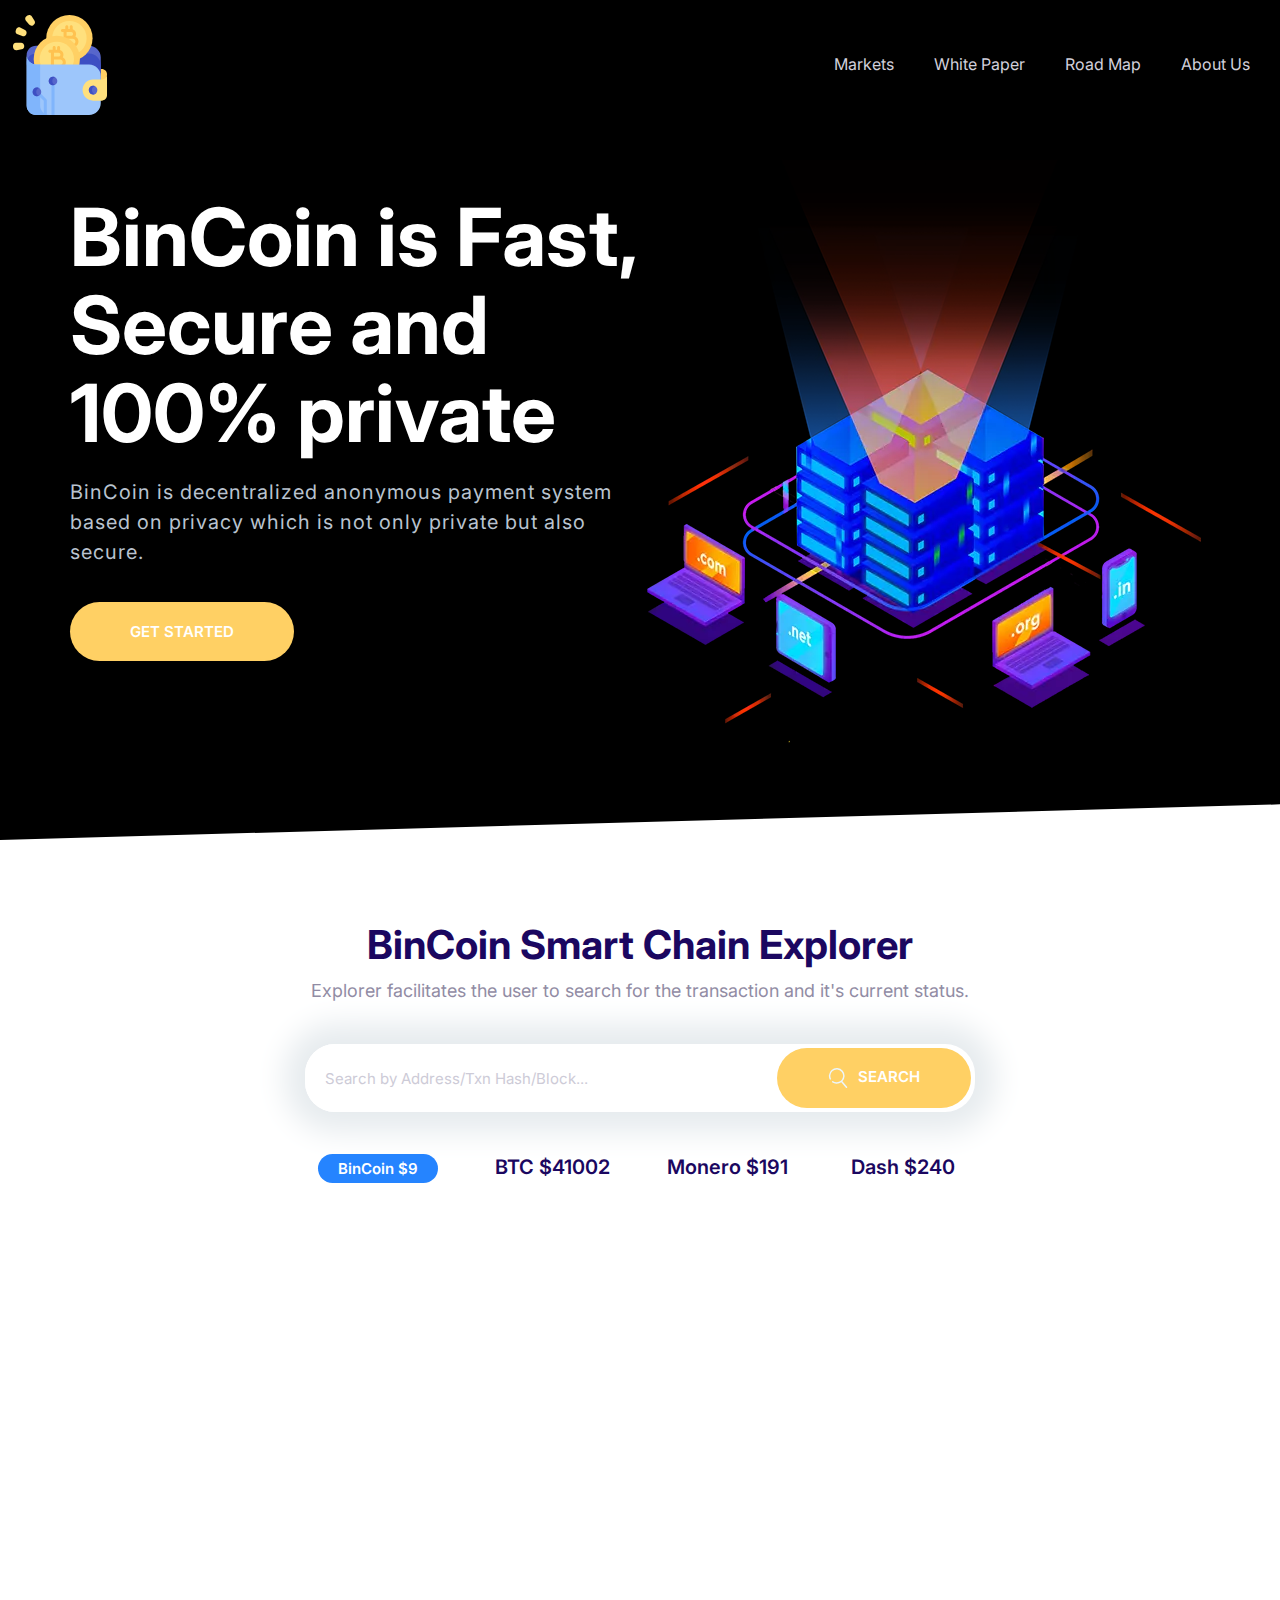
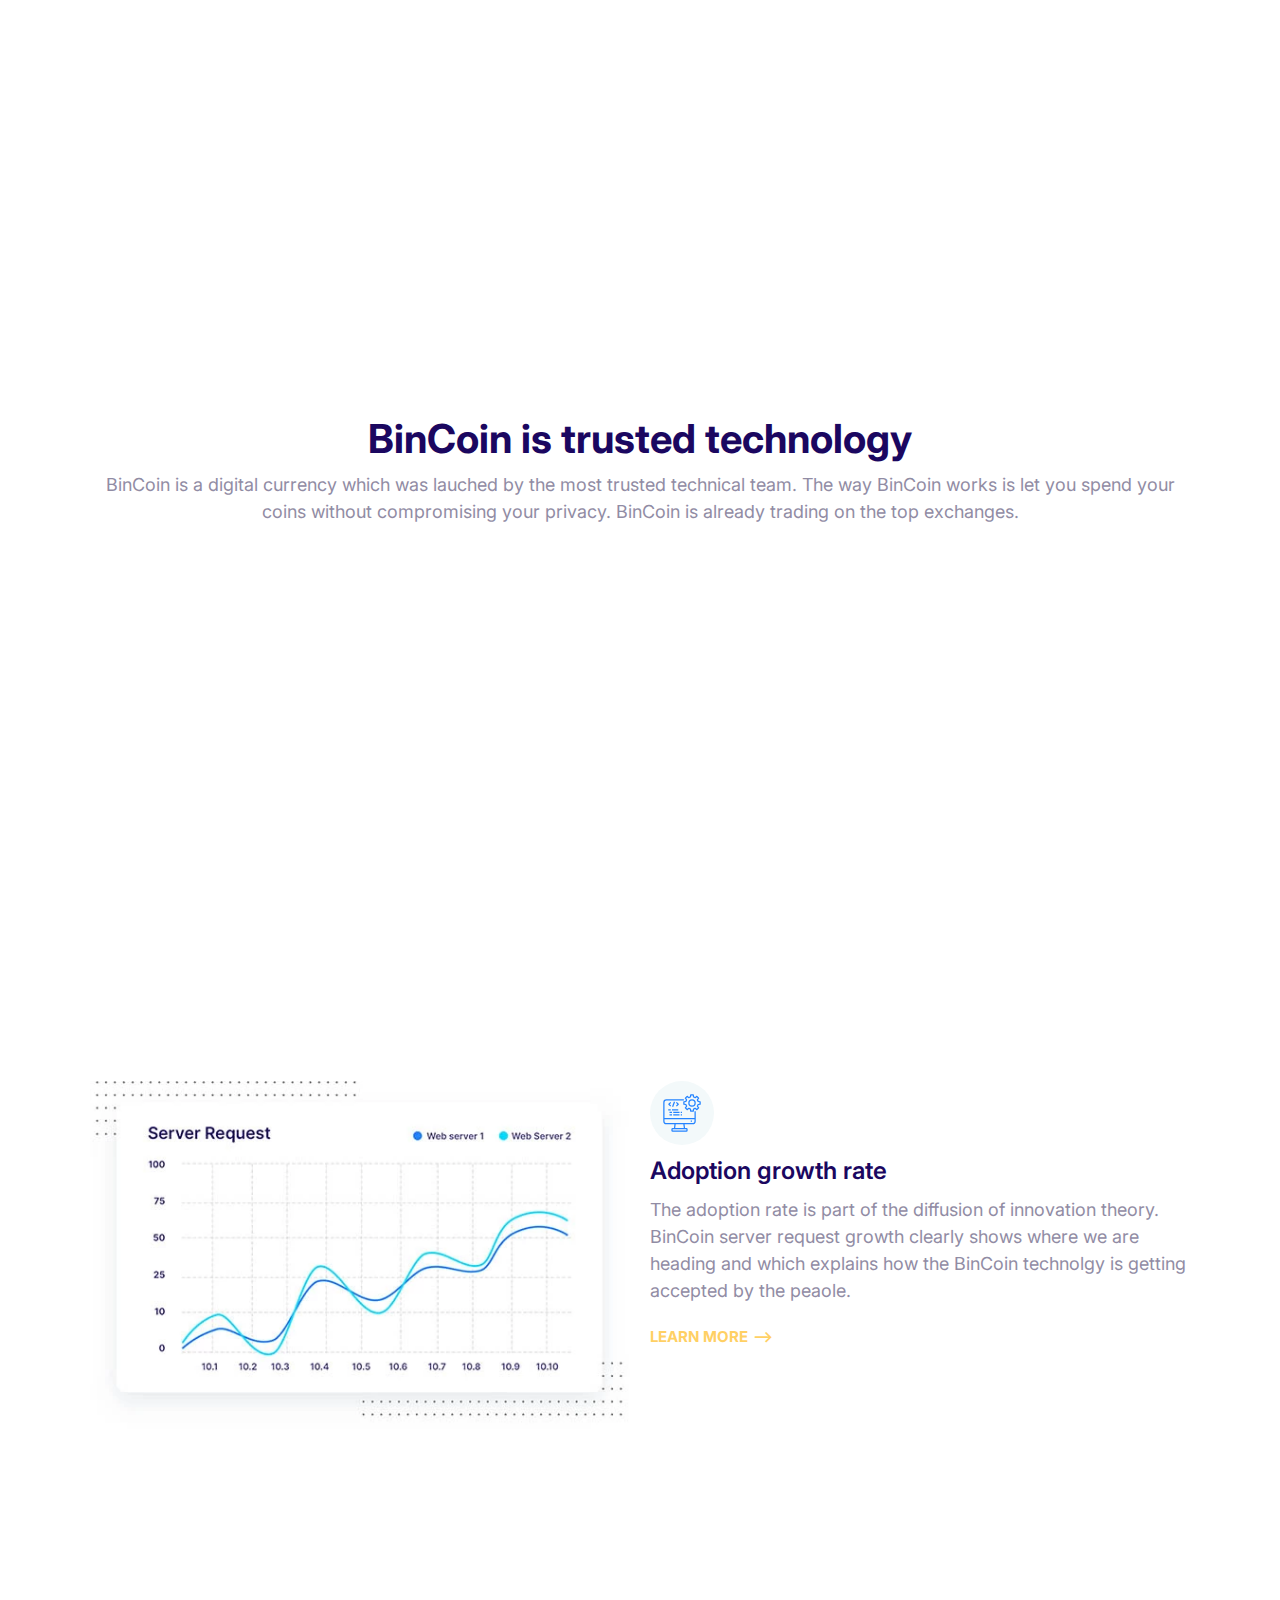
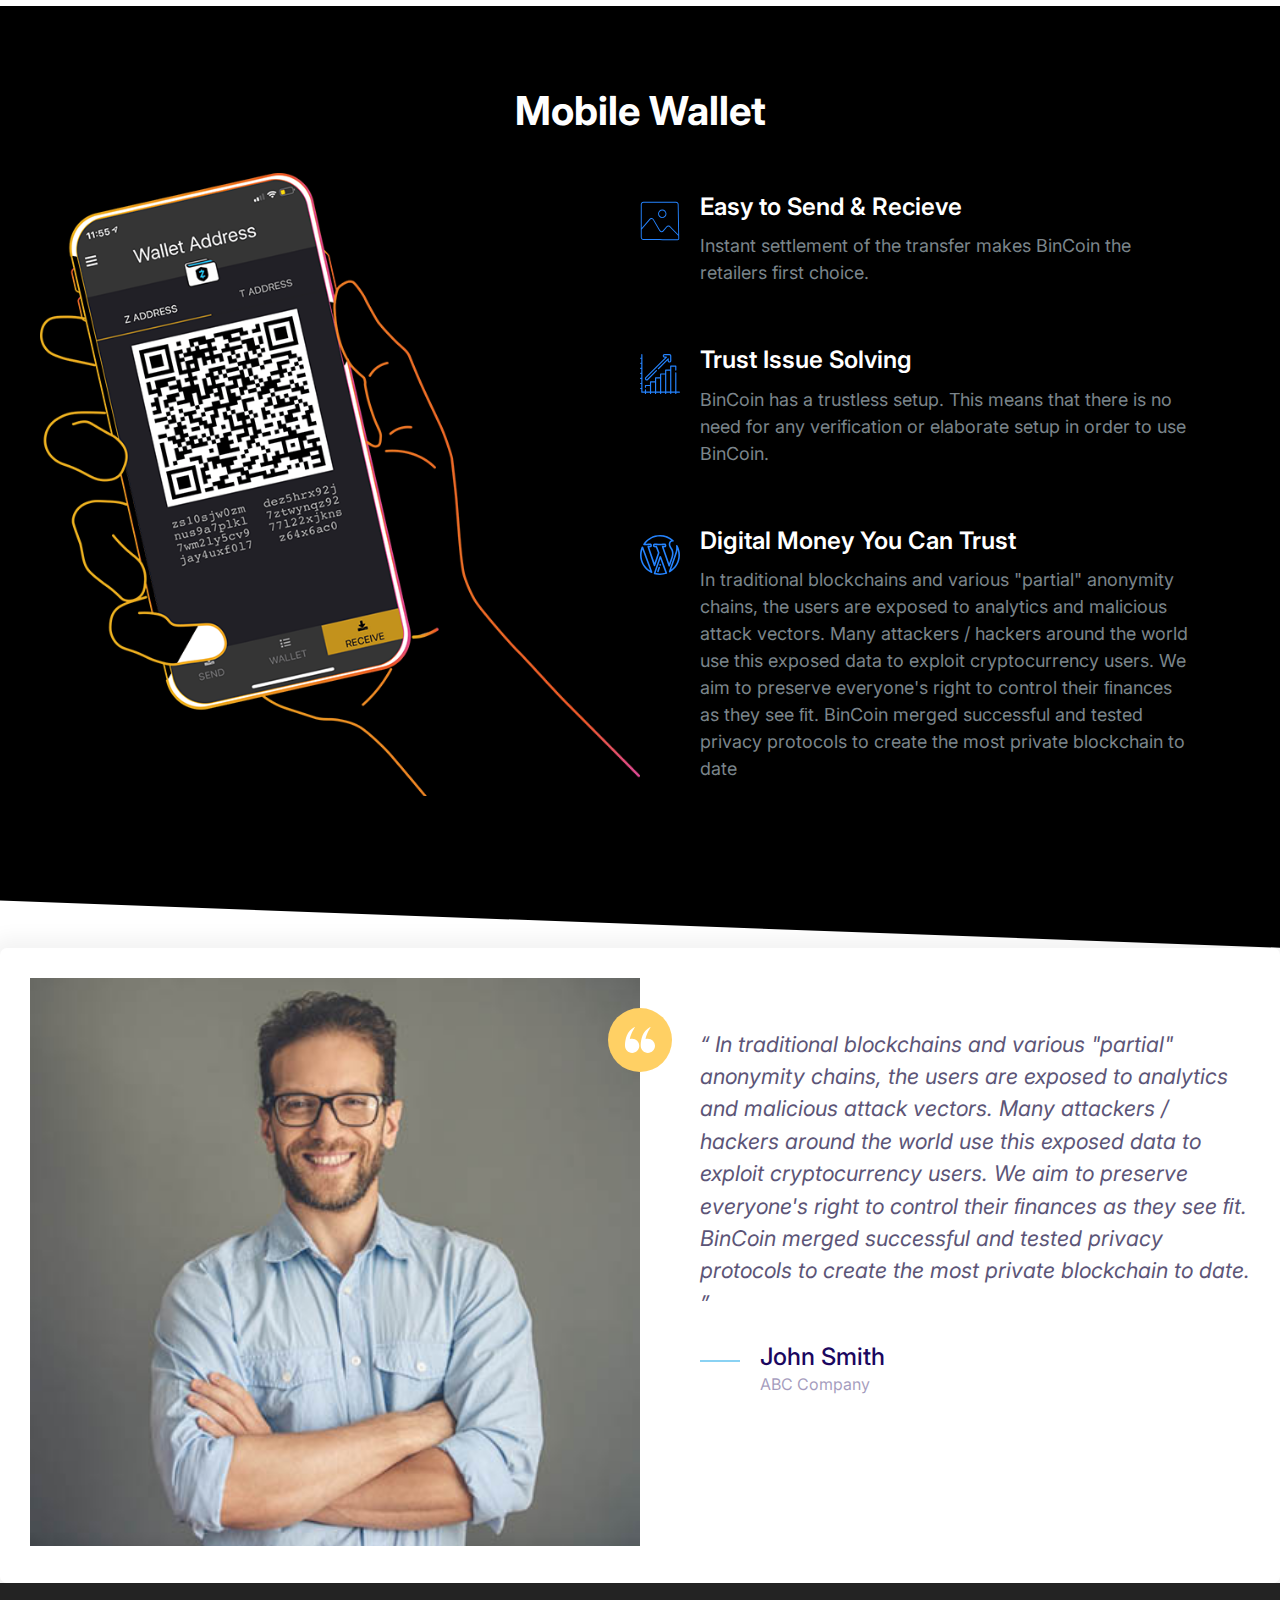
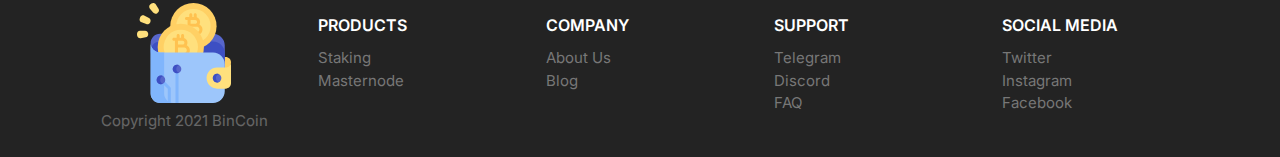
<file: index.html>
<!DOCTYPE html>
<html lang="en">
  <head>
    <meta charset="UTF-8" />
    <meta http-equiv="X-UA-Compatible" content="IE=edge" />
    <meta name="viewport" content="width=device-width, initial-scale=1.0" />
    <title>BinCoin</title>
    <link rel="preconnect" href="https://fonts.googleapis.com" />
    <link rel="preconnect" href="https://fonts.gstatic.com" crossorigin />
    <link
      href="https://fonts.googleapis.com/css2?family=Inter:wght@400;600;700&display=swap"
      rel="stylesheet"
    />
    <link rel="stylesheet" href="./css/normalize.css" />
    <link rel="stylesheet" href="./css/styles.css" />
    <link rel="stylesheet" href="https://unpkg.com/aos@next/dist/aos.css" />

  </head>
  <body>
    <header>
      <nav class="nav collapsible">
        <a class="nav__brand" href="/"><img src="images/logo.svg" alt="" /></a>
        <svg class="icon icon--white nav__toggler">
          <use xlink:href="images/sprite.svg#menu"></use>
        </svg>
        <ul class="list nav__list collapsible__content">
          <li class="nav__item"><a href="#">Markets</a></li>
          <li class="nav__item"><a href="#">White Paper</a></li>
          <li class="nav__item"><a href="#">Road Map</a></li>
          <li class="nav__item"><a href="#">About Us</a></li>
        </ul>
      </nav>
    </header>
    <section class="block block--dark block--skewed-left hero">
      <div class="container grid grid--1x2">
        <header class="block__header hero__content">
          <h1 class="block__heading">
            BinCoin is Fast, Secure and 100% private
          </h1>
          <p class="hero__tagline">
            BinCoin is decentralized anonymous payment system based on privacy
            which is not only private but also secure.
          </p>
          <a href="" class="btn btn--accent btn--stretched">Get Started</a>
        </header>
        <picture>
          <source
            type="image/webp"
            srcset="images/banner.webp 1x, images/banner@2x.webp 2x"
          />
          <source
            type="image/png"
            srcset="images/banner.png 1x, images/banner@2x.png 2x"
          />
          <img class="hero__image" src="images/banner.png" alt="" />
        </picture>
      </div>
    </section>
    <section class="block container block-domain">
      <header class="block__header">
        <h2>BinCoin Smart Chain Explorer</h2>
        <p>
          Explorer facilitates the user to search for the transaction and it's current status.
        </p>
      </header>
      <div class="input-group">
        <input
          type="text"
          class="input"
          placeholder="Search by Address/Txn Hash/Block..."
        />
        <button class="btn btn--accent">
          <svg class="icon icon--white">
            <use xlink:href="images/sprite.svg#search"></use></svg
          >Search
        </button>
      </div>
      <ul class="list block-domain__prices">
        <li><span class="badge badge--secondary">BinCoin $9</span></li>
        <li>BTC $41002</li>
        <li>Monero $191</li>
        <li>Dash $240</li
      </ul>
    </section>
    <section data-aos="fade-up" class="block container block-plans">
      <div class="grid grid--1x3">
        <div class="plan">
          <div class="card card--secondary">
            <header class="card__header">
              <h3 class="plan__name">Price</h3>
              <span class="plan__price">$1</span>
              <span class="plan__billing-cycle">/coin</span>
              <span class="badge badge--secondary badge--small">10% OFF</span>
              <span class="plan__description">Offer valid on Dex panCakeSwap</span>
            </header>
            <div class="card__body">
              <ul class="list list--tick">
                <li class="list__item">Connect with metaMask</li>
                <li class="list__item">Instant Transaction</li>
                <li class="list__item">minmum buy $10</li>
                <li class="list__item">Welcome to the BinCoin</li>
              </ul>
              <button class="btn btn--outline btn--block">Buy Now</button>
            </div>
          </div>
        </div>
        <div class="plan plan--popular">
          <div class="card card--primary">
            <header class="card__header">
              <h3 class="plan__name">Price</h3>
              <span class="plan__price">$0.80</span>
              <span class="plan__billing-cycle">/coin</span>
              <span class="badge badge--primary badge--small">20% OFF</span>
              <span class="plan__description">Only valid for Existing Binance Customer</span>
            </header>
            <div class="card__body">
              <ul class="list list--tick">
                <li class="list__item">Binance</li>
                <li class="list__item">Instant Transaction</li>
                <li class="list__item">minmum buy $10</li>
                <li class="list__item">Welcome to the BinCoin</li>
              </ul>
              <button class="btn btn--outline btn--block">Buy Now</button>
            </div>
          </div>
        </div>
        <div class="plan">
          <div class="card card--secondary">
            <header class="card__header">
              <h3 class="plan__name">Price</h3>
              <span class="plan__price">$1</span>
              <span class="plan__billing-cycle">/coin</span>
              <span class="badge badge--secondary badge--small">10% OFF</span>
              <span class="plan__description">Only Valid for New Customer</span>
            </header>
            <div class="card__body">
              <ul class="list list--tick">
                <li class="list__item">Coinbase</li>
                <li class="list__item">Instant settlement</li>
                <li class="list__item">minmum buy $10</li>
                <li class="list__item">Welcome to the BinCoin</li>
              </ul>
              <button class="btn btn--outline btn--block">Buy Now</button>
            </div>
          </div>
        </div>
      </div>
    </section>
    <section class="block container">
      <header class="block__header">
        <h2>BinCoin is trusted technology </h2>
        <p>
          BinCoin is a digital currency which was lauched by the most trusted technical team. 
          The way BinCoin works is let you spend your coins without compromising your privacy. BinCoin is already trading on the top exchanges.
        </p>
      </header>
      <article class="grid grid--1x2 feature">
        <div class="feature__content" data-aos="fade-right">
          <span class="icon-container">
            <svg class="icon icon--primary">
              <use xlink:href="images/sprite.svg#easy"></use>
            </svg>
          </span>
          <h3 class="feature__heading">Superfast for retails </h3>
          <p>
            Merchants, app developers and point-of-sale providers need easy-to-integrate solutions that provide privacy protections for consumers, and audibility at the same time. BinCoin was built for this.
          </p>
          <a href="#" class="link-arrow">Learn More</a>
        </div>
        <picture data-aos="zoom-in-left">
          <source
            type="image/webp"
            srcset="images/easy.webp 1x, images/easy@2x.webp 2x"
          />
          <source
            type="image/jpg"
            srcset="images/easy.jpg 1x, images/easy@2x.jpg 2x"
          />
          <img class="feature__image" src="images/easy@2x.jpg" alt="" />
        </picture>
      </article>
      <article class="grid grid--1x2 feature">
        <div class="feature__content">
          <span class="icon-container">
            <svg class="icon icon--primary">
              <use xlink:href="images/sprite.svg#computer"></use>
            </svg>
          </span>
          <h3 class="feature__heading">Adoption growth rate</h3>
          <p>
            The adoption rate is part of the diffusion of innovation theory. BinCoin server request growth clearly shows where we are heading and which explains how the BinCoin technolgy is getting accepted by the peaole.
          </p>
          <a href="#" class="link-arrow">Learn More</a>
        </div>
        <picture>
          <source
            type="image/webp"
            srcset="images/fast.webp 1x, images/fast@2x.webp 2x"
          />
          <source
            type="image/jpg"
            srcset="images/fast.jpg 1x, images/fast@2x.jpg 2x"
          />
          <img class="feature__image" src="images/fast@2x.jpg" alt="" />
        </picture>
      </article>
    </section>
    <section class="block block--dark block--skewed-right block-showcase">
      <header class="block__header">
        <h2>Mobile Wallet</h2>
      </header>
      <div class="container grid grid--1x2">
        <picture class="block-showcase__image">
          <source
            type="image/webp"
            srcset="images/wallet.webp 1x, images/wallet@2x.webp 2x"
          />
          <source
            type="image/png"
            srcset="images/wallet.png 1x, images/wallet@2x.png 2x"
          />
          <img src="images/wallet.png" alt="" />
        </picture>
        <ul class="list">
          <li>
            <div class="media">
              <div class="media__image">
                <svg class="icon icon--primary">
                  <use xlink:href="images/sprite.svg#snap"></use>
                </svg>
              </div>
              <div class="media__body">
                <h3 class="media__title">Easy to Send & Recieve </h3>
                <p>
                  Instant settlement of the transfer makes BinCoin the retailers first choice.
                </p>
              </div>
            </div>
          </li>
          <li>
            <div class="media">
              <div class="media__image">
                <svg class="icon icon--primary">
                  <use xlink:href="images/sprite.svg#growth"></use>
                </svg>
              </div>
              <div class="media__body">
                <h3 class="media__title">Trust Issue Solving</h3>
                <p>
                  BinCoin has a trustless setup. This means that there is no need for any verification or elaborate setup in order to use BinCoin.
                </p>
              </div>
            </div>
          </li>
          <li>
            <div class="media">
              <div class="media__image">
                <svg class="icon icon--primary">
                  <use xlink:href="images/sprite.svg#wordpress"></use>
                </svg>
              </div>
              <div class="media__body">
                <h3 class="media__title">Digital Money You Can Trust</h3>
                <p>
                  In traditional blockchains and various "partial" anonymity chains, the users are exposed to analytics and malicious attack vectors. Many attackers / hackers around the world use this exposed data to exploit cryptocurrency users. We aim to preserve everyone's right to control their ﬁnances as they see ﬁt. BinCoin merged successful and tested privacy protocols to create the most private blockchain to date
                </p>
              </div>
            </div>
          </li>
        </ul>
      </div>
    </section>
    <div class="card testimonial">
      <div class="grid grid--1x2">
        <div class="testimonial__image">
          <img src="images/testimonial.jpg" alt="A happy, smiling customer" />
          <span class="icon-container icon-container--accent">
            <svg class="icon icon--white icon--small">
              <use xlink:href="images/sprite.svg#quotes"></use>
            </svg>
          </span>
        </div>
        <blockquote class="quote">
          <p class="quote__text">
            In traditional blockchains and various "partial" anonymity chains,
            the users are exposed to analytics and malicious attack vectors.
            Many attackers / hackers around the world use this exposed data to
            exploit cryptocurrency users. We aim to preserve everyone's right to
            control their ﬁnances as they see ﬁt. BinCoin merged successful and
            tested privacy protocols to create the most private blockchain to
            date.
          </p>
          <footer>
            <div class="media">
              <div class="media__image">
                <svg class="icon icon--primary quote__line">
                  <use xlink:href="images/sprite.svg#line"></use>
                </svg>
              </div>
              <div class="media__body">
                <h3 class="media__title quote__author">John Smith</h3>
                <p class="quote__organization">ABC Company</p>
              </div>
            </div>
          </footer>
        </blockquote>
      </div>
    </div>

    <footer class="block block--dark footer">
      <div class="container grid footer__sections">
        <section class="collapsible collapsible--expanded footer__section">
          <header class="collapsible__header">
            <h2 class="collapsible__heading footer__heading">Products</h2>
            <svg class="icon icon--white collapsible__chevron">
              <use xlink:href="images/sprite.svg#chevron"></use>
            </svg>
          </header>
          <div class="collapsible__content">
            <ul class="list">
              <li><a href="#">Staking</a></li>
              <li><a href="#">Masternode</a></li>
            </ul>
          </div>
        </section>
        <section class="collapsible footer__section">
          <header class="collapsible__header">
            <h2 class="collapsible__heading footer__heading">Company</h2>
            <svg class="icon icon--white collapsible__chevron">
              <use xlink:href="images/sprite.svg#chevron"></use>
            </svg>
          </header>
          <div class="collapsible__content">
            <ul class="list">
              <li><a href="#">About Us</a></li>
              <li><a href="#">Blog</a></li>
            </ul>
          </div>
        </section>
        <section class="collapsible footer__section">
          <header class="collapsible__header">
            <h2 class="collapsible__heading footer__heading">Support</h2>
            <svg class="icon icon--white collapsible__chevron">
              <use xlink:href="images/sprite.svg#chevron"></use>
            </svg>
          </header>
          <div class="collapsible__content">
            <ul class="list">
              <li><a href="#">Telegram</a></li>
              <li><a href="#">Discord</a></li>
              <li><a href="#">FAQ</a></li>
            </ul>
          </div>
        </section>
        <section class="collapsible footer__section">
          <header class="collapsible__header">
            <h2 class="collapsible__heading footer__heading">Social Media</h2>
            <svg class="icon icon--white collapsible__chevron">
              <use xlink:href="images/sprite.svg#chevron"></use>
            </svg>
          </header>
          <div class="collapsible__content">
            <ul class="list">
              <li><a href="#">Twitter</a></li>
              <li><a href="#">Instagram</a></li>
              <li><a href="#">Facebook</a></li>
            </ul>
          </div>
        </section>
        <section class="footer__brand">
          <img src="images/logo.svg" alt="" />
          <p class="footer__copyright">Copyright 2021 BinCoin</p>
        </section>
      </div>
    </footer>
    <script src="js/main.js"></script>
    <script src="https://unpkg.com/aos@next/dist/aos.js"></script>
    <script>
      AOS.init();
    </script>
  
  </body>
</html>
</file>
<file: css/styles.css>
@import "./normalize.css";
:root {
  --color-primary: #2584ff;
  --color-secondary: #9dc6fb;
  --color-accent: #ffd064;
  --color-headings: #1b0760;
  --color-body: #918ca4;
  --color-body-darker: #5c5577;
  --color-border: #ccc;
  --border-radius: 30px;
}

*, *::after, *::before {
  box-sizing: border-box;
}

/* Typography */

::selection {
  background: var(--color-primary);
  color: #fff;
}

html {
  font-size: 62.5%;
}

img {
  width: 100%;
}

body {
  font-family: Inter, Arial, Helvetica, sans-serif;
  font-size: 2rem;
  line-height: 1.5;
  color: var(--color-body);
}

h1, h2, h3 {
  color: var(--color-headings);
  margin-bottom: 1rem;
  line-height: 1.1;
}

h1 {
  font-size: 6rem;
}

h2 {
  font-size: 4rem;
}

h3 {
  font-size: 2.8rem;
  font-weight: 600;
  line-height: 1.3;
}

p {
  margin-top: 0;
}

@media screen and (min-width: 1024px) {
  body {
    font-size: 1.8rem;
  }
  h1 {
    font-size: 8rem;
  }
  h2 {
    font-size: 4rem;
  }
  h3 {
    font-size: 2.4rem;
  }
}

/* Links */

a {
  text-decoration: none;
}

.link-arrow {
  color: var(--color-accent);
  text-transform: uppercase;
  font-size: 2rem;
  font-weight: bold;
}

.link-arrow::after {
  content: "-->";
  margin-left: 5px;
  transition: margin 0.15s;
}

.link-arrow:hover::after {
  margin-left: 10px;
}

@media screen and (min-width: 1024px) {
  .link-arrow {
    font-size: 1.5rem;
  }
}

/* Badges */

.badge {
  border-radius: 20px;
  font-size: 2rem;
  font-weight: 600;
  padding: 0.5rem 2rem;
  white-space: nowrap;
}

.badge--primary {
  background: var(--color-primary);
  color: #fff;
}

.badge--secondary {
  background: var(--color-primary);
  color: #fff;
}

.badge--small {
  font-size: 1.6rem;
  padding: 0.5rem 1.5rem;
}

@media screen and (min-width: 1024px) {
  .badge {
    font-size: 1.5rem;
  }
  .badge--small {
    font-size: 1.2rem;
  }
}

/* Lists */

.list {
  list-style: none;
  padding-left: 0;
}

.list--inline .list__item {
  display: inline-block;
  margin-right: 2rem;
}

.list--tick {
  list-style-image: url(../images/tick.svg);
  padding-left: 3rem;
  color: var(--color-headings);
}

.list--tick .list__item {
  padding-left: 0.5rem;
  margin-bottom: 1rem;
}

@media screen and (min-width: 1024px) {
  .list--tick .list__item {
    padding-left: 0;
  }
}

/* Icons */

.icon {
  width: 40px;
  height: 40px;
}

.icon--small {
  width: 30px;
  height: 30px;
}

.icon--primary {
  fill: var(--color-primary);
}

.icon--white {
  fill: #fff;
}

.icon-container {
  background: #f3f9fa;
  width: 64px;
  height: 64px;
  border-radius: 100%;
  display: inline-flex;
  justify-content: center;
  align-items: center;
}

.icon-container--accent {
  background: var(--color-accent);
}

/* Buttons */

.btn {
  border-radius: 40px;
  border: 0;
  cursor: pointer;
  font-size: 1.8rem;
  font-weight: 600;
  margin: 1rem 0;
  outline: 0;
  padding: 2rem 4vw;
  text-align: center;
  text-transform: uppercase;
  white-space: nowrap;
}

.btn .icon {
  width: 2rem;
  height: 2rem;
  margin-right: 1rem;
  vertical-align: middle;
}

.btn--primary {
  background: var(--color-primary);
  color: #fff;
}

.btn--primary:hover {
  background: #3a8ffd;
}

.btn--secondary {
  background: var(--color-secondary);
  color: #fff;
}

.btn--secondary:hover {
  background: #05cdf0;
}

.btn--accent {
  background: var(--color-accent);
  color: #fff;
}

.btn--accent:hover {
  background: #ffe07d;
}

.btn--outline {
  background: #fff;
  color: var(--color-headings);
  border: 2px solid var(--color-headings);
}

.btn--outline:hover {
  background: var(--color-headings);
  color: #fff;
}

.btn--stretched {
  padding-left: 6rem;
  padding-right: 6rem;
}

.btn--block {
  width: 100%;
  display: inline-block;
}

@media screen and (min-width: 1024px) {
  .btn {
    font-size: 1.5rem;
  }
}

/* Inputs */

.input {
  border-radius: var(--border-radius);
  border: 1px solid var(--color-border);
  color: var(--color-headings);
  font-size: 2rem;
  outline: 0;
  padding: 1.5rem 3.5rem;
}

::placeholder {
  color: #cdcbd7;
}

.input-group {
  border: 1px solid var(--color-border);
  border-radius: var(--border-radius);
  display: flex;
}

.input-group .input {
  border: 0;
  flex-grow: 1;
  padding: 1.5rem 2rem;
  width: 0;
}

.input-group .btn {
  margin: 4px;
}

@media screen and (min-width: 1024px) {
  .input {
    font-size: 1.5rem;
  }
}

/* Cards */

.card {
  border-radius: 7px;
  box-shadow: 0 0 20px 10px #f3f3f3;
  overflow: hidden;
}

.card__header, .card__body {
  padding: 2rem 7%;
}

.card--primary .card__header {
  background: var(--color-primary);
  color: #fff;
}

.card--secondary .card__header {
  background: var(--color-secondary);
  color: #fff;
}

.card--primary .badge--primary {
  background: #1b0760;
}

.card--secondary .badge--secondary {
  background: #126de4;
}

/* Plans */

.plan {
  transition: transform 0.2s ease-out;
}

.plan__name {
  color: #fff;
  margin: 0;
  font-weight: 500;
  font-size: 2.4rem;
}

.plan__price {
  font-size: 5rem;
}

.plan__billing-cycle {
  font-size: 2rem;
  font-weight: 300;
  opacity: 0.8;
  margin-right: 1rem;
}

.plan__description {
  font-size: 2rem;
  font-weight: 300;
  letter-spacing: 1px;
  display: block;
}

.plan .list__item {
  margin-bottom: 2rem;
}

.plan--popular .card__header {
  position: relative;
}

.plan--popular .card__header::before {
  content: url(../images/popular.svg);
  width: 40px;
  display: inline-block;
  position: absolute;
  top: -6px;
  right: 5%;
}

.plan:hover {
  transform: scale(1.05);
}

.plan--popular:hover {
  transform: scale(1.15);
}

@media screen and (min-width: 1024px) {
  .plan--popular {
    transform: scale(1.1);
  }
  .plan__name {
    font-size: 1.4rem;
  }
  .plan__price {
    font-size: 5rem;
  }
  .plan__billing-cycle {
    font-size: 1.6rem;
  }
  .plan__description {
    font-size: 1.7rem;
  }
}

/* Media */

.media {
  display: flex;
  margin-bottom: 4rem;
}

.media__title {
  margin-top: 0;
}

.media__body {
  margin: 0 2rem;
}

.media__image {
  margin-top: 1rem;
}

/* Quotes */

.quote {
  font-size: 3rem;
  font-style: italic;
  color: var(--color-body-darker);
  line-height: 1.3;
}

.quote__text::before {
  content: open-quote;
}

.quote__text::after {
  content: close-quote;
}

.quote__author {
  font-size: 2rem;
  font-weight: 500;
  font-style: normal;
  margin-bottom: 0;
}

.quote__organization {
  color: var(--color-headings);
  opacity: 0.4;
  font-size: 1.5rem;
  font-style: normal;
}

.quote__line {
  position: relative;
  bottom: 10px;
}

@media screen and (min-width: 1024px) {
  .quote {
    font-size: 2rem;
  }
  .quote__author {
    font-size: 2.4rem;
  }
  .quote__organization {
    font-size: 1.6rem;
  }
}

/* Grids */

.grid {
  display: grid;
}

@media screen and (min-width: 768px) {
  .grid--1x2 {
    grid-template-columns: repeat(2, 1fr);
  }
}

@media screen and (min-width: 1024px) {
  .grid--1x3 {
    grid-template-columns: repeat(3, 1fr);
  }
}

/* Testimonials */

.testimonial {
  padding: 3rem;
}

.testimonial .quote {
  margin: 2rem 0;
  font-size: 110%;
}

.testimonial__image {
  position: relative;
  margin: 0 3rem;
}

.testimonial__image>.icon-container {
  position: absolute;
  top: 3rem;
  right: -32px;
}

@media screen and (min-width: 768px) {
  .testimonial__image {
    margin: 0;
  }
  .testimonial .quote {
    margin: 5rem 0 0 6rem;
    font-size: 120%;
    line-height: 1.5;
  }
}

/* Callouts */

.callout {
  padding: 4rem;
  border-radius: 5px;
}

.callout--primary {
  background: var(--color-primary);
  color: #fff;
}

.callout__heading {
  color: #fff;
  margin-top: 0;
  font-size: 3rem;
}

.callout .btn {
  justify-self: center;
  align-self: center;
}

.callout__content {
  text-align: center;
}

@media screen and (min-width: 768px) {
  .callout .grid--1x2 {
    grid-template-columns: 1fr auto;
  }
  .callout__content {
    text-align: left;
  }
  .callout .btn {
    justify-self: start;
    margin: 0 2rem;
  }
}

/* Collapsibles */

.collapsible__header {
  display: flex;
  justify-content: space-between;
}

.collapsible__heading {
  margin-top: 0;
  font-size: 3rem;
}

.collapsible__chevron {
  transform: rotate(-90deg);
  transition: transform 0.3s;
}

.collapsible__content {
  max-height: 0;
  overflow: hidden;
  opacity: 0;
  transition: all 0.3s;
}

.collapsible--expanded .collapsible__chevron {
  transform: rotate(0);
}

.collapsible--expanded .collapsible__content {
  max-height: 100%;
  opacity: 1;
}

/* Blocks */

.block {
  --padding-vertical: 5rem;
  padding: var(--padding-vertical) 2rem;
}

.block__header {
  text-align: center;
  margin-bottom: 4rem;
}

.block__heading {
  margin-top: 0;
}

.block--dark {
  background: #000;
  color: #7b858b;
}

.block--dark h1, .block--dark h2, .block--dark h3 {
  color: #fff;
}

.block--skewed-right {
  padding-bottom: calc(var(--padding-vertical) + 4rem);
  clip-path: polygon(0% 0%, 100% 0%, 100% 100%, 0% 95%);
}

.block--skewed-left {
  padding-bottom: calc(var(--padding-vertical) + 4rem);
  clip-path: polygon(0% 0%, 100% 0%, 100% 95%, 0% 100%);
}

.container {
  max-width: 1140px;
  margin: 0 auto;
}

/* Navigation Bar */

.nav {
  background: #000;
  display: flex;
  justify-content: space-between;
  flex-wrap: wrap;
  padding: 1rem;
  align-items: center;
}

.nav__list {
  width: 100%;
  margin: 0;
}

.nav__item {
  padding: 0.5rem 2rem;
  border-bottom: 1px solid #222;
}

.nav__item:last-of-type {
  border-bottom: none;
}

.nav__item>a {
  color: #d2d0db;
  transition: color 0.3s;
}

.nav__item>a:hover {
  color: #fff;
}

.nav__toggler {
  opacity: 0.5;
  transition: box-shadow 0.15s;
  cursor: pointer;
}

.nav.collapsible--expanded .nav__toggler {
  opacity: 1;
  box-shadow: 0 0 0 3px #666;
  border-radius: 5px;
}

.nav__brand {
  transform: translateY(5px);
  width: 100px;
}

@media screen and (min-width: 768px) {
  .nav__toggler {
    display: none;
  }
  .nav__list {
    width: auto;
    display: flex;
    font-size: 1.6rem;
    max-height: 100%;
    opacity: 1;
  }
  .nav__item {
    border: 0;
  }
}

/* Hero */

.hero__tagline {
  font-size: 2rem;
  color: #b9c3cf;
  letter-spacing: 1px;
  margin: 2rem 0 5rem;
}

@media screen and (min-width: 768px) {
  .hero__content {
    text-align: left;
    align-self: center;
  }
}

@media screen and (min-width: 1024px) {
  .hero {
    padding-top: 0;
  }
}

/* Domain Block */

.block-domain .input-group {
  box-shadow: 0 0 30px 20px #e6ebee;
  border: 0;
  margin: 4rem auto;
  max-width: 670px;
}

.block-domain__prices {
  color: var(--color-headings);
  display: grid;
  grid-template-columns: repeat(2, 1fr);
  grid-template-rows: repeat(2, 6rem);
  font-size: 2rem;
  font-weight: 600;
  justify-items: center;
  max-width: 700px;
  margin: 0 auto;
}

@media screen and (min-width: 768px) {
  .block-domain__prices {
    grid-template-columns: repeat(auto-fit, minmax(10rem, 1fr));
  }
}

/* Plans Block */

.block-plans .grid {
  gap: 8rem 4rem;
}

.block-plans .card {
  max-width: 500px;
  margin: 0 auto;
}

/* Features */

.feature {
  gap: 4rem 2rem;
  margin: 12rem 0;
}

.feature:first-of-type {
  margin-top: 6rem;
}

.feature__heading {
  margin: 1rem 0;
}

@media screen and (min-width: 768px) {
  .feature:nth-of-type(even) .feature__content {
    order: 2;
  }
}

/* Showcase Block */

@media screen and (min-width: 768px) {
  .block-showcase .grid {
    grid-template-columns: 50% 50%;
  }
  .block-showcase__image {
    justify-self: end;
  }
  .block-showcase__image>img {
    width: auto;
    max-width: 600px;
  }
}


/* Footer */

.footer {
  background: #232323;
  padding-top: 1rem;
  padding-bottom: 1rem;
}

.footer a {
  color: #777;
  transition: color 0.3s;
}

.footer a:hover {
  color: #fff;
}

.footer__section {
  padding: 2rem;
  border-bottom: 1px solid #393939;
}

.footer__section .list {
  margin: 0;
}

.footer__heading {
  text-transform: uppercase;
  font-weight: 600;
  font-size: 2.5rem;
  line-height: 1.5;
}

.footer__brand {
  margin-top: 5rem;
  text-align: center;
}

.footer__brand img {
  max-width: 100px;
}

.footer__copyright {
  font-size: 2.1rem;
  color: #fff;
  opacity: 0.3;
}

@media screen and (min-width: 768px) {
  .footer {
    font-size: 1.5rem;
  }
  .footer__sections {
    grid-template-columns: repeat(auto-fit, minmax(10rem, 1fr));
  }
  .footer .collapsible__chevron {
    display: none;
  }
  .footer .collapsible__content {
    opacity: 1;
    max-height: 100%;
  }
  .footer__brand {
    order: -1;
    margin-top: 1rem;
  }
  .footer__copyright {
    font-size: 1.5rem;
  }
  .footer__section {
    border: 0;
  }
  .footer__heading {
    font-size: 1.6rem;
  }
}

/* Sign-up Callout */

.callout-signup {
  transform: translateY(5rem);
}
</file>
